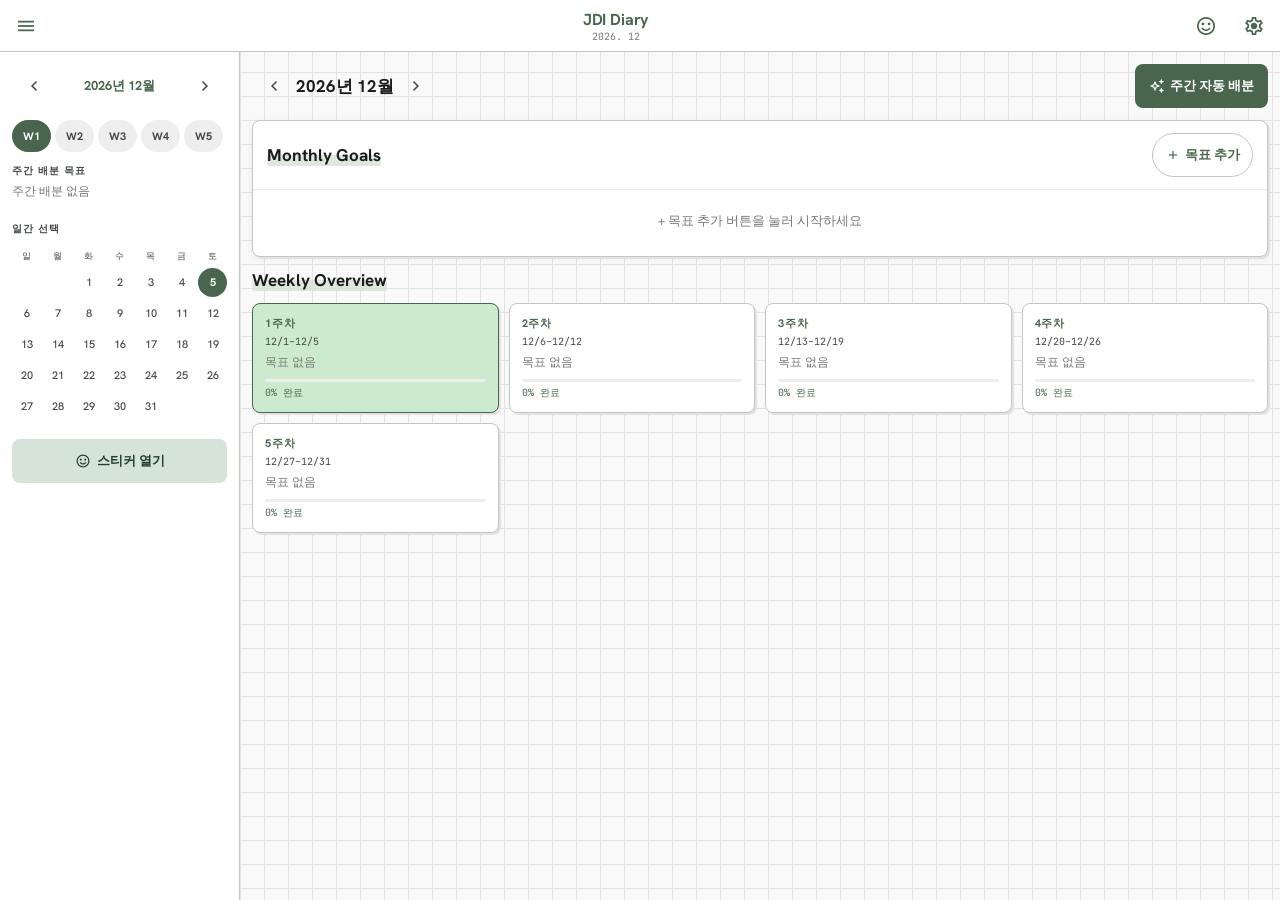
<file: index.html>
<!DOCTYPE html>
<html lang="ko">
<head>
<meta charset="utf-8">
<meta name="viewport" content="width=device-width, initial-scale=1.0, viewport-fit=cover">
<meta name="theme-color" content="#4a654e">
<meta name="apple-mobile-web-app-capable" content="yes">
<meta name="apple-mobile-web-app-status-bar-style" content="default">
<meta name="apple-mobile-web-app-title" content="JDI Diary">
<title>JDI Diary — Just Do It</title>
<meta name="description" content="스마트 월간·주간·일간 다이어리. 목표를 설정하고 체계적으로 달성하세요.">
<link rel="manifest" href="manifest.json">
<link rel="preconnect" href="https://fonts.googleapis.com">
<link href="https://fonts.googleapis.com/css2?family=Hanken+Grotesk:wght@400;500;600;700&family=JetBrains+Mono:wght@400;500&display=swap" rel="stylesheet">
<link href="https://fonts.googleapis.com/css2?family=Material+Symbols+Outlined:opsz,wght,FILL,GRAD@24,400,0,0" rel="stylesheet">
<link rel="stylesheet" href="styles.css">
<script src="https://accounts.google.com/gsi/client" async defer></script>
</head>
<body>

<!-- TOP APP BAR -->
<header class="app-bar">
  <button class="icon-btn" id="btn-menu" aria-label="메뉴">
    <span class="material-symbols-outlined">menu</span>
  </button>
  <div class="app-bar-center">
    <span class="app-title" id="header-title">JDI Diary</span>
    <span class="app-subtitle" id="header-subtitle"></span>
  </div>
  <div style="display: flex; gap: 4px;">
    <button class="icon-btn" id="btn-stickers-header" aria-label="스티커 열기">
      <span class="material-symbols-outlined">sentiment_satisfied</span>
    </button>
    <button class="icon-btn" id="btn-settings" aria-label="설정">
      <span class="material-symbols-outlined">settings</span>
    </button>
  </div>
</header>

<!-- DRAWER OVERLAY -->
<div class="drawer-overlay" id="drawer-overlay"></div>

<!-- SIDE DRAWER -->
<aside class="drawer" id="drawer">
  <div class="drawer-header">
    <div class="drawer-logo">
      <span class="material-symbols-outlined" style="font-size:28px;color:var(--primary)">auto_stories</span>
      <span class="drawer-brand">JDI Diary</span>
    </div>
    <button class="icon-btn" id="btn-close-drawer">
      <span class="material-symbols-outlined">close</span>
    </button>
  </div>
  <nav class="drawer-nav">
    <button class="drawer-item active" data-view="month">
      <span class="material-symbols-outlined">calendar_month</span>월간 계획
    </button>
    <button class="drawer-item" data-view="week">
      <span class="material-symbols-outlined">view_week</span>주간 목표
    </button>
    <button class="drawer-item" data-view="day">
      <span class="material-symbols-outlined">today</span>일간 다이어리
    </button>
  </nav>
  <div class="drawer-section-title">저장</div>
  <div class="drawer-footer">
    <button class="btn-secondary full-width" id="btn-export-drive">
      <span class="material-symbols-outlined">cloud_upload</span>
      Google Drive 저장
    </button>
    <button class="btn-ghost full-width" id="btn-export-local">
      <span class="material-symbols-outlined">download</span>
      로컬 저장 (JSON)
    </button>
    <button class="btn-ghost full-width" id="btn-import-local">
      <span class="material-symbols-outlined">upload</span>
      불러오기 (JSON)
    </button>
    <input type="file" id="import-file-input" accept=".json" style="display:none">
  </div>
</aside>

<!-- MAIN LAYOUT -->
<div class="layout">

  <!-- SIDEBAR desktop -->
  <aside class="sidebar" id="sidebar">
    <div class="sidebar-month-header">
      <button class="icon-btn-sm" id="prev-month"><span class="material-symbols-outlined">chevron_left</span></button>
      <span class="sidebar-month-label" id="sidebar-month-label"></span>
      <button class="icon-btn-sm" id="next-month"><span class="material-symbols-outlined">chevron_right</span></button>
    </div>
    <div class="week-tabs" id="week-tabs"></div>
    <div class="weekly-goals-panel" id="weekly-goals-panel">
      <div class="panel-label">주간 배분 목표</div>
      <div id="weekly-goals-list" class="weekly-goals-list"></div>
    </div>
    <div class="panel-label" style="margin-top:16px">일간 선택</div>
    <div class="day-picker" id="day-picker"></div>
    <button class="btn-secondary full-width" id="btn-stickers" style="margin-top:12px;">
      <span class="material-symbols-outlined">sentiment_satisfied</span>스티커 열기
    </button>
  </aside>

  <!-- MAIN CONTENT -->
  <main class="main-content" id="main-content">

    <!-- ══ MONTH VIEW ══ -->
    <section class="view active" id="view-month">
      <div class="view-header">
        <div class="view-nav">
          <button class="icon-btn-sm" id="prev-month-m"><span class="material-symbols-outlined">chevron_left</span></button>
          <h2 class="view-title" id="month-view-title"></h2>
          <button class="icon-btn-sm" id="next-month-m"><span class="material-symbols-outlined">chevron_right</span></button>
        </div>
        <button class="btn-primary" id="btn-distribute">
          <span class="material-symbols-outlined">auto_awesome</span>
          <span class="btn-text-full">주간 자동 배분</span>
          <span class="btn-text-short">배분</span>
        </button>
      </div>

      <!-- Monthly Goals -->
      <div class="card paper-stack">
        <div class="card-header">
          <h3 class="section-title"><span class="highlight">Monthly Goals</span></h3>
          <button class="btn-ghost-sm" id="btn-add-goal">
            <span class="material-symbols-outlined">add</span><span class="hide-mobile">목표 추가</span>
          </button>
        </div>
        <div class="goals-grid" id="monthly-goals-list"></div>
      </div>

      <!-- Weekly Summary -->
      <div class="section-title-row">
        <h3 class="section-title"><span class="highlight">Weekly Overview</span></h3>
      </div>
      <div class="weekly-summary-grid" id="weekly-summary-grid"></div>
    </section>

    <!-- ══ WEEK VIEW ══ -->
    <section class="view" id="view-week">
      <div class="view-header">
        <h2 class="view-title" id="week-view-title"></h2>
      </div>
      <div class="week-tab-bar-row">
        <div class="week-tab-bar" id="week-tab-bar-main"></div>
        <span class="label-mono" id="week-date-range"></span>
      </div>
      <div class="card paper-stack">
        <div class="card-header">
          <h3 class="section-title"><span class="highlight">Weekly Goals</span></h3>
          <button class="btn-ghost-sm" id="btn-add-weekly-goal">
            <span class="material-symbols-outlined">add</span><span class="hide-mobile">추가</span>
          </button>
        </div>
        <div id="weekly-goals-main-list" class="weekly-goals-main"></div>
      </div>
    </section>

    <!-- ══ DAY VIEW ══ -->
    <section class="view" id="view-day">
      <div class="view-header">
        <div class="view-nav">
          <button class="icon-btn-sm" id="prev-day"><span class="material-symbols-outlined">chevron_left</span></button>
          <h2 class="view-title" id="day-view-title"></h2>
          <button class="icon-btn-sm" id="next-day"><span class="material-symbols-outlined">chevron_right</span></button>
        </div>
        <div class="day-header-actions">
          <button class="btn-ghost-sm" id="btn-today">오늘</button>
          <button class="btn-primary-sm" id="btn-save-day">
            <span class="material-symbols-outlined">save</span><span class="hide-mobile">저장</span>
          </button>
        </div>
      </div>

      <!-- Day goals bar -->
      <div class="day-goals-bar" id="day-goals-bar"></div>

      <!-- Mobile column switcher (mobile only) -->
      <div class="col-switcher" id="col-switcher">
        <button class="col-switch-btn active" data-col="just">
          <span class="col-switch-label">[just]</span>
          <span class="col-switch-sub">할 일</span>
        </button>
        <button class="col-switch-btn" data-col="do">
          <span class="col-switch-label">[do]</span>
          <span class="col-switch-sub">한 일</span>
        </button>
        <button class="col-switch-btn" data-col="it">
          <span class="col-switch-label">[it]</span>
          <span class="col-switch-sub">칭찬/반성</span>
        </button>
      </div>

      <!-- Timeline -->
      <div class="card paper-stack timeline-card" id="timeline-card">
        <!-- Header: desktop 4-col, mobile 2-col -->
        <div class="timeline-header" id="timeline-header">
          <div class="timeline-time-col">
            <span class="material-symbols-outlined" style="font-size:16px;color:var(--on-surface-var)">schedule</span>
          </div>
          <div class="timeline-col-header just desktop-only">
            <span class="col-label">[just]</span>
            <span class="col-sub">할 일</span>
          </div>
          <div class="timeline-col-header do desktop-only">
            <span class="col-label">[do]</span>
            <span class="col-sub">한 일</span>
          </div>
          <div class="timeline-col-header it desktop-only">
            <span class="col-label">[it]</span>
            <span class="col-sub">칭찬/반성</span>
          </div>
          <!-- Mobile: single active col header -->
          <div class="timeline-col-header mobile-active-header mobile-only" id="mobile-active-header">
            <span class="col-label" id="mobile-col-label">[just]</span>
            <span class="col-sub" id="mobile-col-sub">할 일</span>
          </div>
        </div>
        <div class="timeline-body" id="timeline-body"></div>
      </div>

      <!-- Now indicator -->
      <div class="now-indicator" id="now-indicator">
        <span class="now-dot"></span>
        <span class="now-label" id="now-label"></span>
      </div>
    </section>

  </main>
</div>

<!-- BOTTOM NAV (mobile) -->
<nav class="bottom-nav" id="bottom-nav">
  <button class="bottom-nav-item active" data-view="month" id="bnav-month">
    <span class="material-symbols-outlined">calendar_month</span>
    <span>월간</span>
  </button>
  <button class="bottom-nav-item" data-view="week" id="bnav-week">
    <span class="material-symbols-outlined">view_week</span>
    <span>주간</span>
  </button>
  <div class="bottom-nav-fab-wrap">
    <button class="bottom-nav-fab" data-view="day" id="bnav-day">
      <span class="material-symbols-outlined">edit_note</span>
    </button>
    <span class="bottom-nav-fab-label">일간</span>
  </div>
  <button class="bottom-nav-item" id="bottom-export">
    <span class="material-symbols-outlined">cloud_upload</span>
    <span>Drive</span>
  </button>
  <button class="bottom-nav-item" id="bottom-save-local">
    <span class="material-symbols-outlined">save</span>
    <span>저장</span>
  </button>
</nav>

<!-- ════ MODALS ════ -->

<!-- Distribute Modal -->
<div class="modal-backdrop" id="modal-distribute">
  <div class="modal">
    <div class="modal-icon">✨</div>
    <h3 class="modal-title">주간 목표 자동 배분</h3>
    <p class="modal-desc">월간 목표를 분석해서 각 주차별로 균등하게 배분합니다.</p>
    <div class="modal-preview" id="distribute-preview"></div>
    <div class="modal-actions">
      <button class="btn-ghost" id="btn-cancel-distribute">취소</button>
      <button class="btn-primary" id="btn-confirm-distribute">배분하기</button>
    </div>
  </div>
</div>

<!-- Google Drive Modal -->
<div class="modal-backdrop" id="modal-drive">
  <div class="modal">
    <div class="modal-icon">☁️</div>
    <h3 class="modal-title">Google Drive 저장</h3>
    <p class="modal-desc">다이어리를 Google Drive에 Word 문서로 저장합니다.</p>
    <div class="modal-field">
      <label class="field-label">파일명</label>
      <input type="text" class="field-input" id="drive-filename">
    </div>
    <div id="drive-status" class="drive-status"></div>
    <div class="modal-actions">
      <button class="btn-ghost" id="btn-cancel-drive">취소</button>
      <button class="btn-primary" id="btn-google-signin">
        <span class="material-symbols-outlined">login</span>
        Google 로그인 &amp; 저장
      </button>
    </div>
  </div>
</div>

<!-- Settings Modal -->
<div class="modal-backdrop" id="modal-settings">
  <div class="modal modal-tall">
    <h3 class="modal-title">⚙️ 설정</h3>
    <div class="settings-list">
      <div class="setting-row">
        <span class="setting-label">다크 모드</span>
        <label class="toggle">
          <input type="checkbox" id="dark-mode-toggle">
          <span class="toggle-thumb"></span>
        </label>
      </div>
      <div class="setting-row">
        <span class="setting-label">자동 저장 (30초)</span>
        <label class="toggle">
          <input type="checkbox" id="auto-save-toggle" checked>
          <span class="toggle-thumb"></span>
        </label>
      </div>
      <div class="setting-row">
        <span class="setting-label">현재 시간으로 자동 스크롤</span>
        <label class="toggle">
          <input type="checkbox" id="scroll-now-toggle" checked>
          <span class="toggle-thumb"></span>
        </label>
      </div>
      <div class="setting-row">
        <span class="setting-label">Google Client ID</span>
      </div>
      <div style="padding-bottom:12px;">
        <input type="text" class="field-input" id="google-client-id"
               placeholder="xxxx.apps.googleusercontent.com" style="font-size:12px;width:100%">
        <p style="font-size:11px;color:var(--outline);margin-top:4px">
          Google Cloud Console에서 발급한 OAuth 2.0 Client ID
        </p>
      </div>
      <div class="setting-row danger">
        <span class="setting-label" style="color:var(--error)">전체 데이터 초기화</span>
        <button class="btn-danger-sm" id="btn-reset-data">초기화</button>
      </div>
    </div>
    <div class="modal-actions">
      <button class="btn-primary" id="btn-close-settings">닫기</button>
    </div>
  </div>
</div>

<!-- Floating Sticker Panel -->
<div class="sticker-panel" id="sticker-panel">
  <div class="sticker-panel-header">
    <span class="sticker-panel-title">✨ 스티커 붙이기</span>
    <button class="sticker-close" id="btn-close-stickers" aria-label="닫기">✕</button>
  </div>
  <div class="sticker-panel-body">
    <div class="sticker-section">
      <div class="sticker-sec-title">칭찬 스티커</div>
      <div class="sticker-list">
        <span class="sticker-item" draggable="true" data-emoji="🏆">🏆</span>
        <span class="sticker-item" draggable="true" data-emoji="👑">👑</span>
        <span class="sticker-item" draggable="true" data-emoji="⭐">⭐</span>
        <span class="sticker-item" draggable="true" data-emoji="👏">👏</span>
        <span class="sticker-item" draggable="true" data-emoji="🎉">🎉</span>
        <span class="sticker-item" draggable="true" data-emoji="👍">👍</span>
        <span class="sticker-item" draggable="true" data-emoji="🔥">🔥</span>
        <span class="sticker-item" draggable="true" data-emoji="🥰">🥰</span>
      </div>
    </div>
    <div class="sticker-section">
      <div class="sticker-sec-title">보통 스티커</div>
      <div class="sticker-list">
        <span class="sticker-item" draggable="true" data-emoji="🙂">🙂</span>
        <span class="sticker-item" draggable="true" data-emoji="☕">☕</span>
        <span class="sticker-item" draggable="true" data-emoji="📝">📝</span>
        <span class="sticker-item" draggable="true" data-emoji="🏃">🏃</span>
        <span class="sticker-item" draggable="true" data-emoji="💬">💬</span>
        <span class="sticker-item" draggable="true" data-emoji="📅">📅</span>
        <span class="sticker-item" draggable="true" data-emoji="🧹">🧹</span>
        <span class="sticker-item" draggable="true" data-emoji="🛒">🛒</span>
      </div>
    </div>
    <div class="sticker-section">
      <div class="sticker-sec-title">경고/나쁨 스티커</div>
      <div class="sticker-list">
        <span class="sticker-item" draggable="true" data-emoji="😢">😢</span>
        <span class="sticker-item" draggable="true" data-emoji="⚠️">⚠️</span>
        <span class="sticker-item" draggable="true" data-emoji="💔">💔</span>
        <span class="sticker-item" draggable="true" data-emoji="💤">💤</span>
        <span class="sticker-item" draggable="true" data-emoji="🤦">🤦</span>
        <span class="sticker-item" draggable="true" data-emoji="🌧️">🌧️</span>
        <span class="sticker-item" draggable="true" data-emoji="🤒">🤒</span>
        <span class="sticker-item" draggable="true" data-emoji="💸">💸</span>
      </div>
    </div>
  </div>
  <div class="sticker-panel-footer">이모지를 마우스로 끌어서 날짜나 타임라인 입력창에 놓으세요</div>
</div>

<!-- PWA Install Banner -->
<div class="install-banner" id="install-banner">
  <div class="install-banner-content">
    <span class="material-symbols-outlined" style="color:var(--primary)">install_mobile</span>
    <div>
      <div class="install-banner-title">홈 화면에 추가</div>
      <div class="install-banner-sub">앱처럼 사용하세요</div>
    </div>
  </div>
  <div class="install-banner-actions">
    <button class="btn-ghost-sm" id="install-dismiss">나중에</button>
    <button class="btn-primary-sm" id="install-accept">설치</button>
  </div>
</div>

<!-- Toast -->
<div class="toast" id="toast"></div>

<script src="app.js"></script>
</body>
</html>
</file>
<file: styles.css>
/* ══════════════════════════════════════════════
   JDI Diary — styles.css  (Mobile-First Rewrite)
   Analog Digital Theme · Sage Green · Paper Texture
══════════════════════════════════════════════ */

@import url('https://fonts.googleapis.com/css2?family=Hanken+Grotesk:wght@400;500;600;700&family=JetBrains+Mono:wght@400;500&display=swap');

/* ── Design Tokens ── */
:root {
  --primary:           #4a654e;
  --primary-light:     #cceace;
  --primary-dim:       #b0ceb2;
  --on-primary:        #ffffff;
  --primary-container: #8ba88e;
  --on-primary-cont:   #233d29;

  --secondary:         #556159;
  --sec-container:     #d6e3d8;
  --on-sec-container:  #59665d;

  --tertiary:          #8e4e14;
  --ter-container:     #dd8f50;

  --surface:           #f9f9f9;
  --surface-bright:    #ffffff;
  --surface-dim:       #dadada;
  --surface-low:       #f3f3f3;
  --surface-container: #eeeeee;
  --surface-high:      #e8e8e8;
  --surface-highest:   #e2e2e2;

  --on-surface:        #1a1c1c;
  --on-surface-var:    #424842;

  --outline:           #737972;
  --outline-var:       #c2c8c0;

  --error:             #ba1a1a;
  --error-container:   #ffdad6;

  --inv-surface:       #2f3131;
  --inv-on-surface:    #f0f1f1;

  --ff-body: 'Hanken Grotesk', system-ui, -apple-system, sans-serif;
  --ff-mono: 'JetBrains Mono', 'Courier New', monospace;

  --r-sm: 2px;  --r: 4px;  --r-md: 6px;
  --r-lg: 8px;  --r-xl: 16px;  --r-full: 9999px;

  --shadow-paper: 2px 2px 0 0 var(--surface-highest);
  --shadow-card:  0 2px 8px rgba(74,101,78,0.08);
  --shadow-modal: 0 8px 40px rgba(26,28,28,0.22);

  --t: 180ms cubic-bezier(0.4,0,0.2,1);

  /* Layout dimensions */
  --app-bar-h:       52px;
  --bottom-nav-h:    56px;   /* reduced for mobile */
  --bottom-nav-safe: 56px;   /* + safe area handled by env() */
  --sidebar-w:       240px;
  --fab-size:        52px;

  /* Touch targets — always min 44px */
  --touch-min: 44px;
}

/* ── Dark Mode ── */
[data-theme="dark"] {
  --primary:           #b0ceb2;
  --primary-light:     #334d38;
  --primary-dim:       #b0ceb2;
  --on-primary:        #07200f;
  --primary-container: #334d38;
  --on-primary-cont:   #cceace;
  --secondary:         #bdcabf;
  --sec-container:     #3e4a42;
  --on-sec-container:  #d9e6db;
  --surface:           #1a1c1c;
  --surface-bright:    #2f3131;
  --surface-dim:       #131515;
  --surface-low:       #1e2020;
  --surface-container: #222424;
  --surface-high:      #2a2c2c;
  --surface-highest:   #323434;
  --on-surface:        #e2e2e2;
  --on-surface-var:    #c2c8c0;
  --outline:           #8c9389;
  --outline-var:       #3f4641;
  --inv-surface:       #e2e2e2;
  --inv-on-surface:    #2f3131;
}

/* ── Reset ── */
*, *::before, *::after { box-sizing: border-box; margin: 0; padding: 0; }
html { font-size: 16px; scroll-behavior: smooth; -webkit-text-size-adjust: 100%; }
button { font-family: var(--ff-body); -webkit-tap-highlight-color: transparent; }
input, textarea { font-family: var(--ff-body); }
@media (max-width: 767px) {
  input, textarea { font-size: 16px !important; }
}

body {
  font-family: var(--ff-body);
  background-color: var(--surface);
  background-image:
    linear-gradient(to right, var(--surface-highest) 1px, transparent 1px),
    linear-gradient(to bottom, var(--surface-highest) 1px, transparent 1px);
  background-size: 24px 24px;
  color: var(--on-surface);
  min-height: 100dvh;
  padding-top: var(--app-bar-h);
  /* bottom padding: nav + safe area */
  padding-bottom: calc(var(--bottom-nav-h) + env(safe-area-inset-bottom, 0px));
  transition: background-color var(--t), color var(--t);
  -webkit-font-smoothing: antialiased;
  overflow-x: hidden;
}

/* ── Responsive helpers ── */
.hide-mobile  { display: inline; }
.desktop-only { display: flex; }
.mobile-only  { display: none; }

/* Also apply via JS-set class on body for environments where viewport can't be set small enough */
@media (max-width: 767px) {
  .hide-mobile  { display: none; }
  .desktop-only { display: none !important; }
  .mobile-only  { display: flex; }
}
body.mobile-mode .hide-mobile  { display: none; }
body.mobile-mode .desktop-only { display: none !important; }
body.mobile-mode .mobile-only  { display: flex; }

/* ── Typography ── */
.label-mono {
  font-family: var(--ff-mono);
  font-size: 11px; font-weight: 500;
  letter-spacing: 0.05em;
  color: var(--on-surface-var);
}
.label-caps {
  font-family: var(--ff-body);
  font-size: 11px; font-weight: 700;
  letter-spacing: 0.1em;
  text-transform: uppercase;
}
.section-title {
  font-size: 17px; font-weight: 700;
  color: var(--on-surface);
  display: flex; align-items: center; gap: 6px;
}
.highlight { position: relative; z-index: 1; display: inline-block; }
.highlight::after {
  content: '';
  position: absolute; bottom: 0; left: 0;
  width: 100%; height: 50%;
  background: var(--sec-container);
  z-index: -1; border-radius: 2px; opacity: 0.8;
}

/* ── App Bar ── */
.app-bar {
  position: fixed;
  top: 0; left: 0; right: 0;
  height: var(--app-bar-h);
  display: flex; align-items: center; justify-content: space-between;
  padding: 0 4px;
  background: var(--surface-bright);
  border-bottom: 1px solid var(--outline-var);
  z-index: 100;
  /* iOS notch */
  padding-left: max(4px, env(safe-area-inset-left));
  padding-right: max(4px, env(safe-area-inset-right));
}
.app-bar-center { display: flex; flex-direction: column; align-items: center; }
.app-title { font-size: 16px; font-weight: 700; color: var(--primary); letter-spacing: -0.01em; }
.app-subtitle { font-family: var(--ff-mono); font-size: 10px; color: var(--on-surface-var); opacity: 0.7; }

/* ── Icon Buttons ── */
.icon-btn {
  min-width: var(--touch-min); min-height: var(--touch-min);
  display: flex; align-items: center; justify-content: center;
  background: none; border: none; border-radius: var(--r-full);
  cursor: pointer; color: var(--primary);
  transition: background var(--t);
}
.icon-btn:hover { background: var(--surface-container); }
.icon-btn .material-symbols-outlined { font-size: 22px; }

.icon-btn-sm {
  min-width: var(--touch-min); min-height: var(--touch-min);
  display: flex; align-items: center; justify-content: center;
  background: none; border: none; border-radius: var(--r-full);
  cursor: pointer; color: var(--on-surface-var);
  transition: background var(--t), color var(--t);
}
.icon-btn-sm:hover { background: var(--surface-container); color: var(--primary); }
.icon-btn-sm .material-symbols-outlined { font-size: 20px; }

/* ── Buttons ── */
.btn-primary {
  display: inline-flex; align-items: center; gap: 5px;
  padding: 9px 14px;
  background: var(--primary); color: var(--on-primary);
  border: none; border-radius: var(--r-lg);
  font-size: 13px; font-weight: 600;
  cursor: pointer; white-space: nowrap;
  transition: opacity var(--t), transform var(--t);
  min-height: var(--touch-min);
}
.btn-primary:hover { opacity: 0.88; }
.btn-primary:active { transform: scale(0.96); }
.btn-primary .material-symbols-outlined { font-size: 16px; }

/* Hide long/short text based on screen */
.btn-text-short { display: none; }
.btn-text-full  { display: inline; }
@media (max-width: 560px) {
  .btn-text-full  { display: none; }
  .btn-text-short { display: inline; }
}

.btn-primary-sm {
  display: inline-flex; align-items: center; gap: 4px;
  padding: 8px 12px; min-height: var(--touch-min);
  background: var(--primary); color: var(--on-primary);
  border: none; border-radius: var(--r-lg);
  font-size: 13px; font-weight: 600; cursor: pointer;
  transition: opacity var(--t);
}
.btn-primary-sm:hover { opacity: 0.88; }
.btn-primary-sm .material-symbols-outlined { font-size: 16px; }

.btn-secondary {
  display: inline-flex; align-items: center; gap: 6px;
  padding: 9px 14px; min-height: var(--touch-min);
  background: var(--sec-container); color: var(--on-primary-cont);
  border: none; border-radius: var(--r-lg);
  font-size: 13px; font-weight: 600; cursor: pointer;
  transition: opacity var(--t);
}
.btn-secondary:hover { opacity: 0.85; }
.btn-secondary .material-symbols-outlined { font-size: 16px; }

.btn-ghost {
  display: inline-flex; align-items: center; gap: 6px;
  padding: 9px 14px; min-height: var(--touch-min);
  background: transparent; color: var(--on-surface-var);
  border: 1px solid var(--outline-var); border-radius: var(--r-lg);
  font-size: 13px; font-weight: 500; cursor: pointer;
  transition: background var(--t);
}
.btn-ghost:hover { background: var(--surface-container); }
.btn-ghost .material-symbols-outlined { font-size: 16px; }

.btn-ghost-sm {
  display: inline-flex; align-items: center; gap: 4px;
  padding: 8px 12px; min-height: var(--touch-min);
  background: transparent; color: var(--primary);
  border: 1px solid var(--outline-var); border-radius: var(--r-full);
  font-size: 13px; font-weight: 600; cursor: pointer;
  transition: background var(--t);
}
.btn-ghost-sm:hover { background: var(--primary-light); }
.btn-ghost-sm .material-symbols-outlined { font-size: 16px; }

.btn-danger-sm {
  padding: 8px 14px; min-height: var(--touch-min);
  background: var(--error-container); color: var(--error);
  border: none; border-radius: var(--r-lg);
  font-size: 13px; font-weight: 600; cursor: pointer;
  transition: opacity var(--t);
}
.btn-danger-sm:hover { opacity: 0.8; }
.full-width { width: 100%; justify-content: center; }

/* ── Drawer ── */
.drawer-overlay {
  position: fixed; inset: 0;
  background: rgba(26,28,28,0.5);
  z-index: 199; opacity: 0; pointer-events: none;
  transition: opacity var(--t);
}
.drawer-overlay.open { opacity: 1; pointer-events: all; }

.drawer {
  position: fixed; top: 0; left: 0;
  width: min(300px, 85vw); height: 100dvh;
  background: var(--surface-bright);
  border-right: 1px solid var(--outline-var);
  z-index: 200; display: flex; flex-direction: column;
  transform: translateX(-110%);
  transition: transform 280ms cubic-bezier(0.4,0,0.2,1);
  overflow-y: auto;
  /* iOS safe area */
  padding-left: env(safe-area-inset-left, 0);
}
.drawer.open { transform: translateX(0); }

.drawer-header {
  display: flex; align-items: center; justify-content: space-between;
  padding: 0 16px; min-height: var(--app-bar-h);
  border-bottom: 1px solid var(--outline-var);
  flex-shrink: 0;
}
.drawer-logo { display: flex; align-items: center; gap: 8px; }
.drawer-brand { font-size: 18px; font-weight: 700; color: var(--primary); }

.drawer-nav { display: flex; flex-direction: column; gap: 2px; padding: 10px 8px; }
.drawer-item {
  display: flex; align-items: center; gap: 14px;
  padding: 14px 16px; min-height: var(--touch-min);
  background: none; border: none; border-radius: var(--r-xl);
  cursor: pointer; font-size: 15px; font-weight: 500;
  color: var(--on-surface-var); text-align: left;
  transition: background var(--t), color var(--t);
}
.drawer-item:hover { background: var(--surface-container); color: var(--on-surface); }
.drawer-item.active { background: var(--primary-light); color: var(--primary); font-weight: 700; }
.drawer-item .material-symbols-outlined { font-size: 22px; }

.drawer-section-title {
  font-size: 11px; font-weight: 700;
  letter-spacing: 0.1em; text-transform: uppercase;
  color: var(--on-surface-var);
  padding: 4px 24px 8px;
}
.drawer-footer {
  padding: 8px 16px calc(24px + env(safe-area-inset-bottom, 0px));
  display: flex; flex-direction: column; gap: 8px; margin-top: auto;
}

/* ── Layout ── */
.layout {
  display: flex;
  min-height: calc(100dvh - var(--app-bar-h) - var(--bottom-nav-h));
}

/* ── Sidebar (desktop ≥768px) ── */
.sidebar {
  display: none;
  width: var(--sidebar-w); flex-shrink: 0;
  border-right: 1px solid var(--outline-var);
  background: var(--surface-bright);
  padding: 12px;
  position: sticky; top: var(--app-bar-h);
  height: calc(100dvh - var(--app-bar-h));
  overflow-y: auto;
}
@media (min-width: 768px) {
  .sidebar { display: flex; flex-direction: column; gap: 6px; }
  body { padding-bottom: 0; }
  .bottom-nav { display: none !important; }
}

.sidebar-month-header {
  display: flex; align-items: center; justify-content: space-between;
  margin-bottom: 6px;
}
.sidebar-month-label { font-size: 13px; font-weight: 700; color: var(--primary); }

.week-tabs { display: flex; gap: 4px; flex-wrap: wrap; margin-bottom: 6px; }
.week-tab {
  padding: 5px 11px; border-radius: var(--r-full);
  font-size: 11px; font-weight: 700;
  border: none; cursor: pointer;
  background: var(--surface-container); color: var(--on-surface-var);
  transition: background var(--t), color var(--t);
  min-height: 32px;
}
.week-tab.active { background: var(--primary); color: var(--on-primary); }

.panel-label {
  font-size: 10px; font-weight: 700;
  letter-spacing: 0.1em; text-transform: uppercase;
  color: var(--on-surface-var); margin-bottom: 5px;
}

.weekly-goals-panel { flex-shrink: 0; }
.weekly-goals-list {
  display: flex; flex-direction: column; gap: 6px;
  max-height: 160px; overflow-y: auto;
}
.sidebar-weekly-goal { display: flex; flex-direction: column; gap: 3px; }
.sidebar-weekly-goal .goal-text { font-size: 12px; color: var(--on-surface); line-height: 1.4; }
.sidebar-weekly-goal .progress-bar-wrap {
  height: 3px; background: var(--surface-container);
  border-radius: var(--r-full); overflow: hidden;
}
.sidebar-weekly-goal .progress-bar-fill {
  height: 100%; background: var(--primary); border-radius: var(--r-full);
  transition: width 400ms ease;
}

/* Day picker */
.day-picker {
  display: grid; grid-template-columns: repeat(7, 1fr); gap: 2px;
}
.day-pick-btn {
  position: relative;
  aspect-ratio: 1;
  display: flex; flex-direction: column; align-items: center; justify-content: center;
  font-size: 11px; font-weight: 500;
  border: none; border-radius: var(--r-sm); cursor: pointer;
  background: none; color: var(--on-surface-var);
  transition: background var(--t), color var(--t), transform var(--t);
}
.day-pick-num {
  line-height: 1;
}
.day-pick-sticker {
  position: absolute;
  bottom: 2px;
  font-size: 10px;
  line-height: 1;
}
.day-pick-btn:hover { background: var(--surface-container); }
.day-pick-btn.today { color: var(--primary); font-weight: 700; }
.day-pick-btn.selected { background: var(--primary); color: var(--on-primary); border-radius: var(--r-full); }
.day-pick-btn.has-data { text-decoration: underline; text-decoration-color: var(--primary); }

/* ── Main Content ── */
.main-content { flex: 1; min-width: 0; overflow-x: hidden; }

/* ── Views ── */
.view { display: none; padding: 12px; flex-direction: column; gap: 12px; }
.view.active { display: flex; }

@media (max-width: 767px) {
  .view { padding: 10px; gap: 10px; }
}

.view-header {
  display: flex; align-items: center; justify-content: space-between;
  gap: 8px; flex-wrap: wrap;
}
.view-nav { display: flex; align-items: center; gap: 0; }
.view-title {
  font-size: 17px; font-weight: 700; color: var(--on-surface);
  white-space: nowrap;
}
@media (max-width: 480px) { .view-title { font-size: 15px; } }

/* ── Cards ── */
.card {
  background: var(--surface-bright);
  border: 1px solid var(--outline-var);
  border-radius: var(--r-lg); overflow: hidden;
}
.paper-stack { box-shadow: var(--shadow-paper), var(--shadow-card); }
.card-header {
  display: flex; align-items: center; justify-content: space-between;
  padding: 12px 14px; border-bottom: 1px solid var(--surface-container);
}

/* ── Monthly Goals ── */
.goals-grid {
  padding: 10px 14px 14px;
  display: grid; grid-template-columns: 1fr; gap: 10px;
}
@media (min-width: 768px) { .goals-grid { grid-template-columns: 1fr 1fr; } }

.goal-item {
  display: flex; flex-direction: column; gap: 6px;
  border-bottom: 1px solid var(--outline-var); padding-bottom: 10px;
  animation: fadeSlide 180ms ease;
}
@keyframes fadeSlide {
  from { opacity: 0; transform: translateY(6px); }
  to   { opacity: 1; transform: translateY(0); }
}
.goal-item-top { display: flex; align-items: center; gap: 8px; }
.goal-checkbox {
  width: 20px; height: 20px; min-width: 20px;
  border: 2px solid var(--outline); border-radius: var(--r-sm);
  background: transparent; cursor: pointer;
  display: flex; align-items: center; justify-content: center;
  transition: all var(--t);
}
.goal-checkbox.checked { background: var(--primary); border-color: var(--primary); }
.goal-checkbox.checked::after {
  content: '';
  width: 9px; height: 6px;
  border-left: 2px solid white; border-bottom: 2px solid white;
  transform: rotate(-45deg) translate(1px,-1px); display: block;
}
.goal-input {
  flex: 1; background: transparent; border: none;
  font-size: 14px; color: var(--on-surface); outline: none; line-height: 1.5;
  min-height: var(--touch-min); padding: 0;
}
.goal-input::placeholder { color: var(--outline-var); }
.goal-input.done { text-decoration: line-through; color: var(--on-surface-var); }

.goal-meta { display: flex; align-items: center; justify-content: space-between; }
.goal-percent { font-family: var(--ff-mono); font-size: 11px; color: var(--primary); font-weight: 500; }
.goal-remove {
  background: none; border: none; cursor: pointer; color: var(--outline);
  font-size: 16px; line-height: 1; padding: 4px 6px;
  transition: color var(--t); min-width: var(--touch-min); min-height: var(--touch-min);
  display: flex; align-items: center; justify-content: center;
  border-radius: var(--r-full);
}
.goal-remove:hover { color: var(--error); background: var(--error-container); }

/* Always show remove on mobile */
@media (max-width: 767px) { .goal-remove { display: flex !important; } }
@media (min-width: 768px) {
  .goal-remove { display: none; }
  .goal-item:hover .goal-remove { display: flex; }
}

.goal-progress { height: 3px; background: var(--surface-container); border-radius: var(--r-full); overflow: hidden; }
.goal-progress-fill {
  height: 100%;
  background: linear-gradient(90deg, var(--primary), var(--primary-dim));
  border-radius: var(--r-full); transition: width 400ms ease;
}

/* ── Weekly Summary ── */
.section-title-row { display: flex; align-items: center; justify-content: space-between; }
.weekly-summary-grid {
  display: grid; grid-template-columns: repeat(2, 1fr); gap: 10px;
}
@media (min-width: 900px) { .weekly-summary-grid { grid-template-columns: repeat(4, 1fr); } }

.week-summary-card {
  background: var(--surface-bright);
  border: 1px solid var(--outline-var); border-radius: var(--r-lg);
  padding: 12px;
  box-shadow: var(--shadow-paper); cursor: pointer;
  transition: transform var(--t), box-shadow var(--t);
  -webkit-tap-highlight-color: transparent;
  active-scale: 0.97;
}
.week-summary-card:hover { transform: translateY(-2px); box-shadow: 4px 4px 0 var(--surface-highest), var(--shadow-card); }
.week-summary-card:active { transform: scale(0.97); }
.week-summary-card.active-week { border-color: var(--primary); background: var(--primary-light); }
.week-card-label { font-size: 11px; font-weight: 700; letter-spacing: 0.08em; text-transform: uppercase; color: var(--primary); margin-bottom: 4px; }
.week-card-date { font-family: var(--ff-mono); font-size: 10px; color: var(--on-surface-var); margin-bottom: 6px; }
.week-card-goals { display: flex; flex-direction: column; gap: 3px; }
.week-card-goal-item { font-size: 12px; color: var(--on-surface); line-height: 1.4; display: flex; align-items: flex-start; gap: 3px; }
.week-card-goal-item::before { content: '·'; color: var(--primary); flex-shrink: 0; }
.week-card-progress { margin-top: 8px; height: 3px; background: var(--surface-container); border-radius: var(--r-full); overflow: hidden; }
.week-card-progress-fill { height: 100%; background: var(--primary); border-radius: var(--r-full); transition: width 400ms ease; }
.week-card-percent { font-family: var(--ff-mono); font-size: 10px; color: var(--primary); margin-top: 4px; }

/* ── Week View ── */
.week-tab-bar-row { display: flex; align-items: center; justify-content: space-between; flex-wrap: wrap; gap: 6px; }
.week-tab-bar { display: flex; gap: 6px; overflow-x: auto; scrollbar-width: none; padding-bottom: 2px; }
.week-tab-bar::-webkit-scrollbar { display: none; }
.week-tab-main {
  padding: 8px 14px; border-radius: var(--r-full);
  font-size: 13px; font-weight: 600;
  border: 1.5px solid transparent; cursor: pointer;
  background: var(--surface-container); color: var(--on-surface-var);
  white-space: nowrap; min-height: var(--touch-min);
  transition: all var(--t);
}
.week-tab-main:hover { background: var(--surface-high); color: var(--on-surface); }
.week-tab-main.active { background: var(--primary); color: var(--on-primary); border-color: var(--primary); }

.weekly-goals-main { padding: 10px 14px 14px; display: flex; flex-direction: column; }
.weekly-goal-row {
  display: flex; flex-direction: column; gap: 8px;
  padding: 12px 0;
  border-bottom: 1px solid var(--surface-container);
  animation: fadeSlide 180ms ease;
}
.weekly-goal-row:last-child { border-bottom: none; }
.wgoal-top { display: flex; align-items: center; gap: 8px; }
.wgoal-from-badge {
  font-size: 10px; font-weight: 600;
  background: var(--primary-light); color: var(--primary);
  padding: 2px 7px; border-radius: var(--r-full);
  white-space: nowrap; flex-shrink: 0;
}
.wgoal-input {
  flex: 1; background: transparent;
  border: none; border-bottom: 1.5px solid var(--outline-var);
  font-size: 14px; color: var(--on-surface);
  outline: none; padding: 6px 0; min-height: var(--touch-min);
  transition: border-color var(--t);
}
.wgoal-input:focus { border-color: var(--primary); }
.wgoal-input::placeholder { color: var(--outline-var); }
.wgoal-progress-row { display: flex; align-items: center; gap: 10px; }
.wgoal-progress-wrap { flex: 1; height: 4px; background: var(--surface-container); border-radius: var(--r-full); overflow: hidden; }
.wgoal-progress-fill { height: 100%; background: linear-gradient(90deg, var(--primary), var(--primary-dim)); border-radius: var(--r-full); transition: width 400ms ease; }
.wgoal-complete-btn {
  width: 24px; height: 24px; min-width: 24px;
  border-radius: var(--r-sm); border: 2px solid var(--outline);
  background: transparent; cursor: pointer;
  display: flex; align-items: center; justify-content: center;
  transition: all var(--t);
}
.wgoal-complete-btn.done { background: var(--primary); border-color: var(--primary); }
.wgoal-complete-btn.done::after {
  content: ''; width: 10px; height: 7px;
  border-left: 2px solid white; border-bottom: 2px solid white;
  transform: rotate(-45deg) translate(1px,-1px); display: block;
}
.wgoal-percent { font-family: var(--ff-mono); font-size: 11px; color: var(--primary); min-width: 36px; text-align: right; }

/* ── Day Goals Bar ── */
.day-goals-bar {
  display: flex; gap: 6px; overflow-x: auto; scrollbar-width: none; padding: 2px 0 4px;
}
.day-goals-bar::-webkit-scrollbar { display: none; }
.day-goal-chip {
  display: flex; align-items: center; gap: 4px;
  padding: 6px 12px; min-height: 32px;
  border-radius: var(--r-full); font-size: 12px; font-weight: 500;
  white-space: nowrap; border: 1px solid var(--outline-var);
  background: var(--surface-low); color: var(--on-surface-var);
  flex-shrink: 0;
}
.day-goal-chip.done { background: var(--primary-light); border-color: var(--primary); color: var(--primary); text-decoration: line-through; }

/* ── Mobile Column Switcher ── */
.col-switcher {
  display: none;  /* hidden on desktop */
  background: var(--surface-bright);
  border: 1px solid var(--outline-var);
  border-radius: var(--r-lg);
  overflow: hidden;
  box-shadow: var(--shadow-card);
}
@media (max-width: 767px) {
  .col-switcher { display: grid; grid-template-columns: repeat(3, 1fr); }
}
body.mobile-mode .col-switcher { display: grid; grid-template-columns: repeat(3, 1fr); }

.col-switch-btn {
  display: flex; flex-direction: column; align-items: center; justify-content: center;
  gap: 2px; padding: 10px 4px; min-height: 52px;
  background: none; border: none; border-right: 1px solid var(--outline-var);
  cursor: pointer; transition: background var(--t), color var(--t);
  -webkit-tap-highlight-color: transparent;
}
.col-switch-btn:last-child { border-right: none; }
.col-switch-btn:active { background: var(--surface-container); }
.col-switch-label {
  font-family: var(--ff-mono); font-size: 13px; font-weight: 700;
  color: var(--on-surface-var); letter-spacing: 0.04em;
}
.col-switch-sub { font-size: 10px; color: var(--on-surface-var); }
.col-switch-btn.active { background: var(--primary-light); }
.col-switch-btn.active .col-switch-label { color: var(--primary); }
.col-switch-btn.active .col-switch-sub { color: var(--primary); }
.col-switch-btn[data-col="just"].active .col-switch-label { color: var(--primary); }
.col-switch-btn[data-col="do"].active .col-switch-label { color: var(--secondary); }
.col-switch-btn[data-col="it"].active .col-switch-label { color: var(--tertiary); }

/* ── Timeline ── */
.timeline-card { position: relative; }

/* Desktop header: 4 cols */
.timeline-header {
  display: grid;
  grid-template-columns: 52px 1fr 1fr 1fr;
  background: var(--surface-low);
  border-bottom: 1px solid var(--outline-var);
  position: sticky; top: var(--app-bar-h); z-index: 10;
}
/* Mobile header: 2 cols */
@media (max-width: 767px) {
  .timeline-header { grid-template-columns: 52px 1fr; }
}
body.mobile-mode .timeline-header { grid-template-columns: 52px 1fr; }

.timeline-time-col {
  padding: 10px 4px;
  display: flex; align-items: center; justify-content: center;
  border-right: 1px solid var(--outline-var);
}
.timeline-col-header {
  padding: 8px 6px; text-align: center;
  border-right: 1px solid var(--outline-var);
  display: flex; flex-direction: column; align-items: center; gap: 2px;
}
.timeline-col-header:last-child { border-right: none; }
.col-label { font-family: var(--ff-mono); font-size: 12px; font-weight: 700; letter-spacing: 0.05em; }
.col-sub { font-size: 10px; color: var(--on-surface-var); }
.timeline-col-header.just .col-label { color: var(--primary); }
.timeline-col-header.do .col-label { color: var(--secondary); }
.timeline-col-header.it .col-label { color: var(--tertiary); }
.mobile-active-header { border-right: none; justify-content: center; }

.timeline-body { display: flex; flex-direction: column; }

/* Desktop row: 4 cols */
.timeline-row {
  display: grid;
  grid-template-columns: 52px 1fr 1fr 1fr;
  border-bottom: 1px solid var(--surface-container);
  min-height: 52px;
  transition: background var(--t);
}
/* Mobile row: 2 cols */
@media (max-width: 767px) {
  .timeline-row { grid-template-columns: 52px 1fr; min-height: 56px; }
}
body.mobile-mode .timeline-row { grid-template-columns: 52px 1fr; min-height: 56px; }

.timeline-row:hover { background: rgba(74,101,78,0.02); }
.timeline-row.hour-mark { border-bottom-color: var(--outline-var); }
.timeline-row.current-hour { background: rgba(74,101,78,0.05); }

.time-cell {
  display: flex; align-items: center; justify-content: center;
  border-right: 1px solid var(--outline-var);
  font-family: var(--ff-mono); font-size: 11px;
  color: var(--on-surface-var); background: var(--surface-bright);
  padding: 4px 2px; position: relative; flex-shrink: 0;
}
.time-cell.current-time { color: var(--primary); font-weight: 700; }
.time-cell.current-time::before {
  content: '';
  position: absolute; left: 0; top: 50%;
  width: 3px; height: 3px;
  background: var(--primary); border-radius: 50%;
}

.entry-cell {
  border-right: 1px solid var(--surface-container);
  padding: 6px 8px; position: relative;
}
.entry-cell:last-child { border-right: none; }

/* Mobile: hide non-active cells */
@media (max-width: 767px) {
  .entry-cell.col-just,
  .entry-cell.col-do,
  .entry-cell.col-it { display: none; }
  .entry-cell.col-active { display: block; border-right: none; }
}
body.mobile-mode .entry-cell.col-just,
body.mobile-mode .entry-cell.col-do,
body.mobile-mode .entry-cell.col-it { display: none; }
body.mobile-mode .entry-cell.col-active { display: block; border-right: none; }

.entry-textarea {
  width: 100%; min-height: 40px;
  background: transparent; border: none;
  resize: none; overflow: hidden;
  font-size: 13px; color: var(--on-surface); outline: none;
  line-height: 1.6; padding: 0;
  /* Prevent zoom on iOS */
  font-family: var(--ff-body);
}
@media (max-width: 767px) {
  .entry-textarea { font-size: 16px; min-height: 52px; line-height: 1.7; }
}
.entry-textarea::placeholder { color: var(--surface-dim); font-style: italic; }
.entry-cell:focus-within { background: rgba(74,101,78,0.04); }

/* ── Now Indicator ── */
.now-indicator { display: none; align-items: center; gap: 8px; padding: 6px 14px; }
.now-indicator.visible { display: flex; }
.now-dot { width: 8px; height: 8px; background: var(--primary); border-radius: 50%; animation: pulse 2s infinite; }
@keyframes pulse { 0%,100% { transform: scale(1); opacity: 1; } 50% { transform: scale(1.5); opacity: 0.5; } }
.now-label { font-family: var(--ff-mono); font-size: 12px; color: var(--primary); }

.day-header-actions { display: flex; align-items: center; gap: 6px; }

/* ── Bottom Nav (mobile only) ── */
.bottom-nav {
  position: fixed;
  bottom: 0; left: 0; right: 0;
  height: calc(var(--bottom-nav-h) + env(safe-area-inset-bottom, 0px));
  background: var(--surface-bright);
  border-top: 1px solid var(--outline-var);
  display: flex; align-items: center; justify-content: space-around;
  z-index: 100;
  padding: 0 4px;
  padding-bottom: env(safe-area-inset-bottom, 0px);
  padding-left: env(safe-area-inset-left, 0px);
  padding-right: env(safe-area-inset-right, 0px);
}
.bottom-nav-item {
  flex: 1;
  display: flex; flex-direction: column; align-items: center; justify-content: center;
  gap: 2px; padding: 6px 4px;
  background: none; border: none; cursor: pointer;
  color: var(--on-surface-var);
  font-size: 10px; font-weight: 500;
  border-radius: var(--r-lg);
  transition: color var(--t), background var(--t);
  min-height: var(--touch-min);
  -webkit-tap-highlight-color: transparent;
}
.bottom-nav-item:hover,
.bottom-nav-item:active { background: var(--surface-container); }
.bottom-nav-item.active { color: var(--primary); }
.bottom-nav-item .material-symbols-outlined { font-size: 22px; }

/* FAB center button */
.bottom-nav-fab-wrap {
  flex: 1;
  display: flex; flex-direction: column; align-items: center; justify-content: center;
  gap: 2px; position: relative;
}
.bottom-nav-fab {
  width: var(--fab-size); height: var(--fab-size);
  border-radius: var(--r-full);
  background: var(--primary); color: var(--on-primary);
  border: none; cursor: pointer;
  display: flex; align-items: center; justify-content: center;
  box-shadow: 0 2px 8px rgba(74,101,78,0.35);
  transition: transform var(--t), box-shadow var(--t);
  margin-top: -16px;
  -webkit-tap-highlight-color: transparent;
}
.bottom-nav-fab:hover { box-shadow: 0 4px 16px rgba(74,101,78,0.45); }
.bottom-nav-fab:active { transform: scale(0.93); }
.bottom-nav-fab .material-symbols-outlined { font-size: 24px; }
.bottom-nav-fab.active-fab { background: var(--primary-dim); }
.bottom-nav-fab-label { font-size: 10px; font-weight: 500; color: var(--on-surface-var); }

/* ── Modals ── */
.modal-backdrop {
  position: fixed; inset: 0;
  background: rgba(26,28,28,0.55);
  backdrop-filter: blur(4px); -webkit-backdrop-filter: blur(4px);
  z-index: 300;
  display: flex; align-items: flex-end; justify-content: center;
  padding: 0;
  opacity: 0; pointer-events: none;
  transition: opacity 200ms ease;
}
/* Desktop: center the modal */
@media (min-width: 600px) {
  .modal-backdrop { align-items: center; padding: 16px; }
}
.modal-backdrop.open { opacity: 1; pointer-events: all; }

.modal {
  background: var(--surface-bright);
  border-radius: var(--r-xl) var(--r-xl) 0 0;
  padding: 20px 20px calc(20px + env(safe-area-inset-bottom, 0px));
  width: 100%;
  max-width: 480px;
  box-shadow: var(--shadow-modal);
  display: flex; flex-direction: column; gap: 14px;
  transform: translateY(100%);
  transition: transform 280ms cubic-bezier(0.4,0,0.2,1);
  max-height: 90dvh;
  overflow-y: auto;
}
@media (min-width: 600px) {
  .modal {
    border-radius: var(--r-xl); padding: 24px;
    transform: translateY(16px) scale(0.97);
    transition: transform 200ms ease;
    max-height: 85dvh;
  }
}
.modal-backdrop.open .modal { transform: none; }

/* Modal drag handle (mobile) */
.modal::before {
  content: '';
  display: block; width: 36px; height: 4px;
  background: var(--surface-highest); border-radius: 2px;
  margin: 0 auto -4px;
}
@media (min-width: 600px) { .modal::before { display: none; } }

.modal-tall { max-height: 90dvh; }
.modal-icon { font-size: 32px; text-align: center; }
.modal-title { font-size: 19px; font-weight: 700; color: var(--on-surface); text-align: center; }
.modal-desc { font-size: 14px; color: var(--on-surface-var); text-align: center; line-height: 1.6; }

.modal-preview {
  background: var(--surface-low); border-radius: var(--r-lg); padding: 12px;
  max-height: 220px; overflow-y: auto;
  font-size: 13px; line-height: 1.7; color: var(--on-surface);
}
.preview-week { margin-bottom: 8px; }
.preview-week-label {
  font-size: 11px; font-weight: 700; text-transform: uppercase;
  letter-spacing: 0.08em; color: var(--primary); margin-bottom: 4px;
}
.preview-goal-line { display: flex; align-items: flex-start; gap: 6px; padding: 2px 0; }
.preview-goal-line::before { content: '→'; color: var(--primary); flex-shrink: 0; }

.modal-actions { display: flex; gap: 10px; justify-content: flex-end; }
.modal-field { display: flex; flex-direction: column; gap: 6px; }
.field-label { font-size: 13px; font-weight: 600; color: var(--on-surface-var); }
.field-input {
  padding: 12px 14px; min-height: var(--touch-min);
  border: 1.5px solid var(--outline-var); border-radius: var(--r-lg);
  font-size: 15px; color: var(--on-surface); background: var(--surface-low);
  outline: none; transition: border-color var(--t); width: 100%;
}
.field-input:focus { border-color: var(--primary); }

.drive-status { font-size: 13px; color: var(--on-surface-var); text-align: center; min-height: 18px; }
.drive-status.success { color: var(--primary); }
.drive-status.error { color: var(--error); }

/* ── Settings ── */
.settings-list { display: flex; flex-direction: column; }
.setting-row {
  display: flex; align-items: center; justify-content: space-between;
  padding: 14px 0; border-bottom: 1px solid var(--surface-container); gap: 12px;
}
.setting-row:last-child { border-bottom: none; }
.setting-label { font-size: 14px; color: var(--on-surface); }

/* Toggle */
.toggle { position: relative; width: 48px; height: 28px; flex-shrink: 0; cursor: pointer; }
.toggle input { display: none; }
.toggle-thumb {
  position: absolute; inset: 0;
  background: var(--surface-high); border-radius: var(--r-full);
  transition: background var(--t);
}
.toggle-thumb::after {
  content: '';
  position: absolute; top: 4px; left: 4px;
  width: 20px; height: 20px;
  background: white; border-radius: 50%;
  box-shadow: 0 1px 4px rgba(0,0,0,0.25);
  transition: transform var(--t);
}
.toggle input:checked + .toggle-thumb { background: var(--primary); }
.toggle input:checked + .toggle-thumb::after { transform: translateX(20px); }

/* ── PWA Install Banner ── */
.install-banner {
  position: fixed;
  bottom: calc(var(--bottom-nav-h) + env(safe-area-inset-bottom, 0px) + 8px);
  left: 12px; right: 12px;
  background: var(--surface-bright);
  border: 1px solid var(--outline-var); border-radius: var(--r-xl);
  box-shadow: var(--shadow-modal);
  padding: 14px 16px;
  display: none; align-items: center; justify-content: space-between;
  gap: 12px; z-index: 90;
  animation: slideUp 300ms ease;
}
@keyframes slideUp { from { opacity:0; transform:translateY(20px); } to { opacity:1; transform:translateY(0); } }
.install-banner.visible { display: flex; }
@media (min-width: 768px) { .install-banner { display: none !important; } }
.install-banner-content { display: flex; align-items: center; gap: 12px; }
.install-banner-title { font-size: 14px; font-weight: 600; color: var(--on-surface); }
.install-banner-sub { font-size: 12px; color: var(--on-surface-var); }
.install-banner-actions { display: flex; gap: 8px; flex-shrink: 0; }

/* ── Toast ── */
.toast {
  position: fixed;
  bottom: calc(var(--bottom-nav-h) + env(safe-area-inset-bottom, 0px) + 12px);
  left: 50%; transform: translateX(-50%) translateY(12px);
  background: var(--inv-surface); color: var(--inv-on-surface);
  padding: 11px 22px; border-radius: var(--r-full);
  font-size: 13px; font-weight: 500;
  z-index: 500; opacity: 0;
  transition: opacity 200ms, transform 200ms;
  pointer-events: none; white-space: nowrap;
  max-width: calc(100vw - 32px); text-align: center;
  box-shadow: 0 4px 16px rgba(0,0,0,0.2);
}
.toast.show { opacity: 1; transform: translateX(-50%) translateY(0); }
@media (min-width: 768px) { .toast { bottom: 24px; } }

/* ── Scrollbars ── */
::-webkit-scrollbar { width: 4px; height: 4px; }
::-webkit-scrollbar-track { background: transparent; }
::-webkit-scrollbar-thumb { background: var(--outline-var); border-radius: 2px; }
::-webkit-scrollbar-thumb:hover { background: var(--outline); }

/* ── Swipe indicator (mobile day nav) ── */
.swipe-hint {
  display: flex; align-items: center; justify-content: center; gap: 4px;
  padding: 4px; color: var(--outline);
  font-size: 11px;
}
@media (min-width: 600px) { .swipe-hint { display: none; } }

/* ── Sticker Panel ── */
.sticker-panel {
  position: fixed;
  bottom: 80px;
  right: 20px;
  width: 250px;
  background: var(--surface-bright);
  border: 1px solid var(--outline-var);
  border-radius: var(--r-xl);
  box-shadow: var(--shadow-modal);
  z-index: 1000;
  display: none;
  flex-direction: column;
  overflow: hidden;
  transition: opacity var(--t);
  font-family: var(--ff-body);
}
.sticker-panel.open {
  display: flex;
}
.sticker-panel-header {
  padding: 10px 14px;
  background: var(--surface-low);
  border-bottom: 1px solid var(--outline-var);
  display: flex;
  align-items: center;
  justify-content: space-between;
  cursor: move;
  user-select: none;
}
.sticker-panel-title {
  font-size: 13px;
  font-weight: 700;
  color: var(--primary);
}
.sticker-close {
  background: none;
  border: none;
  cursor: pointer;
  font-size: 14px;
  color: var(--outline);
  padding: 2px 6px;
  border-radius: var(--r-full);
}
.sticker-close:hover {
  background: var(--surface-container);
  color: var(--error);
}
.sticker-panel-body {
  padding: 10px 14px;
  display: flex;
  flex-direction: column;
  gap: 12px;
  max-height: 280px;
  overflow-y: auto;
}
.sticker-section {
  display: flex;
  flex-direction: column;
  gap: 6px;
}
.sticker-sec-title {
  font-size: 10px;
  font-weight: 700;
  color: var(--on-surface-var);
  text-transform: uppercase;
  letter-spacing: 0.05em;
}
.sticker-list {
  display: grid;
  grid-template-columns: repeat(4, 1fr);
  gap: 6px;
}
.sticker-item {
  font-size: 22px;
  text-align: center;
  cursor: grab;
  padding: 4px 0;
  border-radius: var(--r-md);
  transition: transform 150ms ease, background-color var(--t);
  user-select: none;
}
.sticker-item:hover {
  background: var(--surface-low);
  transform: scale(1.2);
}
.sticker-item:active {
  cursor: grabbing;
}
.sticker-item.active {
  background: var(--primary-light) !important;
  transform: scale(1.15);
  box-shadow: 0 0 0 2px var(--primary);
}
.sticker-panel-footer {
  padding: 8px 14px;
  background: var(--surface-low);
  border-top: 1px solid var(--outline-var);
  font-size: 10px;
  color: var(--outline);
  text-align: center;
  line-height: 1.4;
}

/* Drag and Drop Highlight */
.drag-over {
  background-color: var(--primary-light) !important;
  border: 1.5px dashed var(--primary) !important;
  transform: scale(1.05);
}
.entry-cell.drag-over {
  background-color: rgba(74, 101, 78, 0.1) !important;
  border: 2px dashed var(--primary) !important;
}

/* Day View Header Sticker Style */
.day-header-sticker-wrap {
  display: inline-flex;
  align-items: center;
  gap: 4px;
  margin-left: 8px;
}
.day-header-sticker {
  font-size: 24px;
  cursor: pointer;
  transition: transform var(--t);
}
.day-header-sticker:hover {
  transform: scale(1.2);
}
.day-header-sticker-remove {
  font-size: 11px;
  color: var(--outline);
  cursor: pointer;
  opacity: 0;
  transition: opacity var(--t);
}
.day-header-sticker-wrap:hover .day-header-sticker-remove {
  opacity: 1;
}

/* Responsive: adjust panel for very small screens */
@media (max-width: 480px) {
  .sticker-panel {
    bottom: 70px;
    right: 10px;
    left: 10px !important;
    width: calc(100% - 20px) !important;
    top: auto !important;
  }
}
</file>
